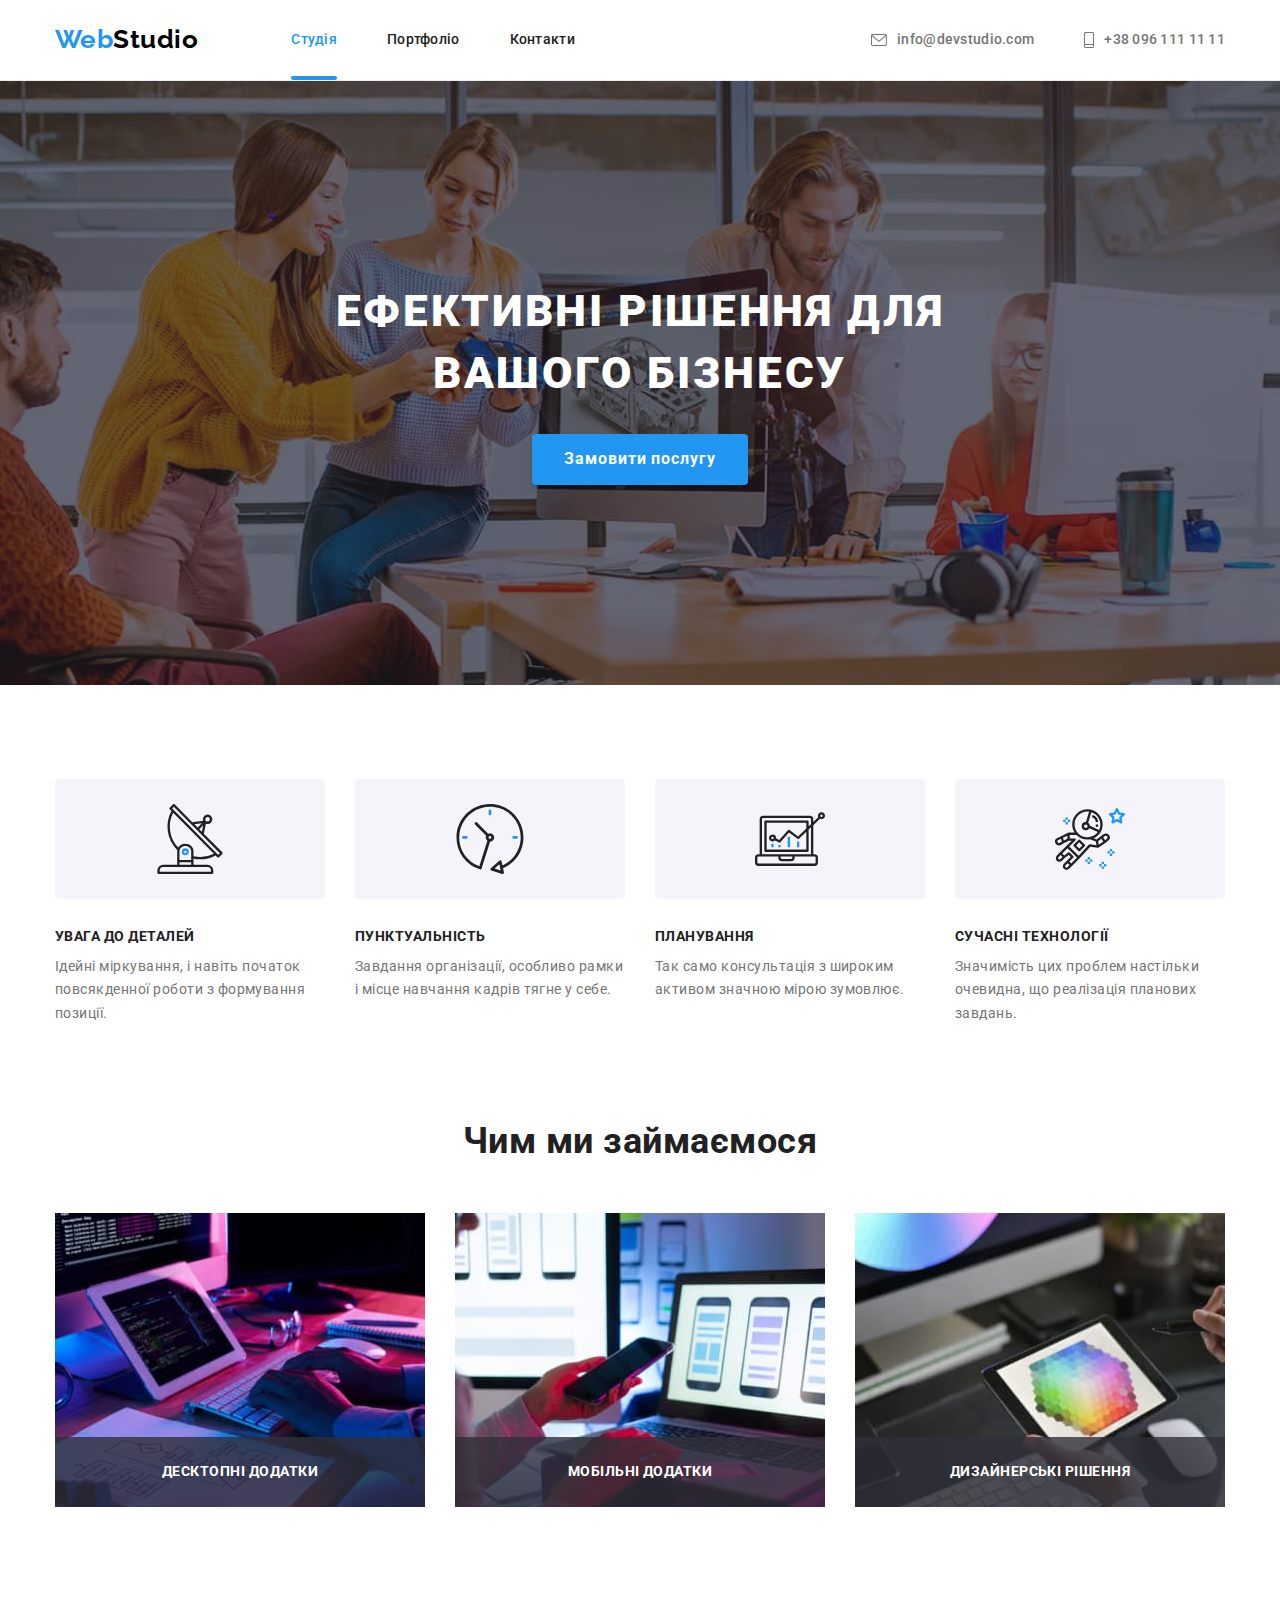
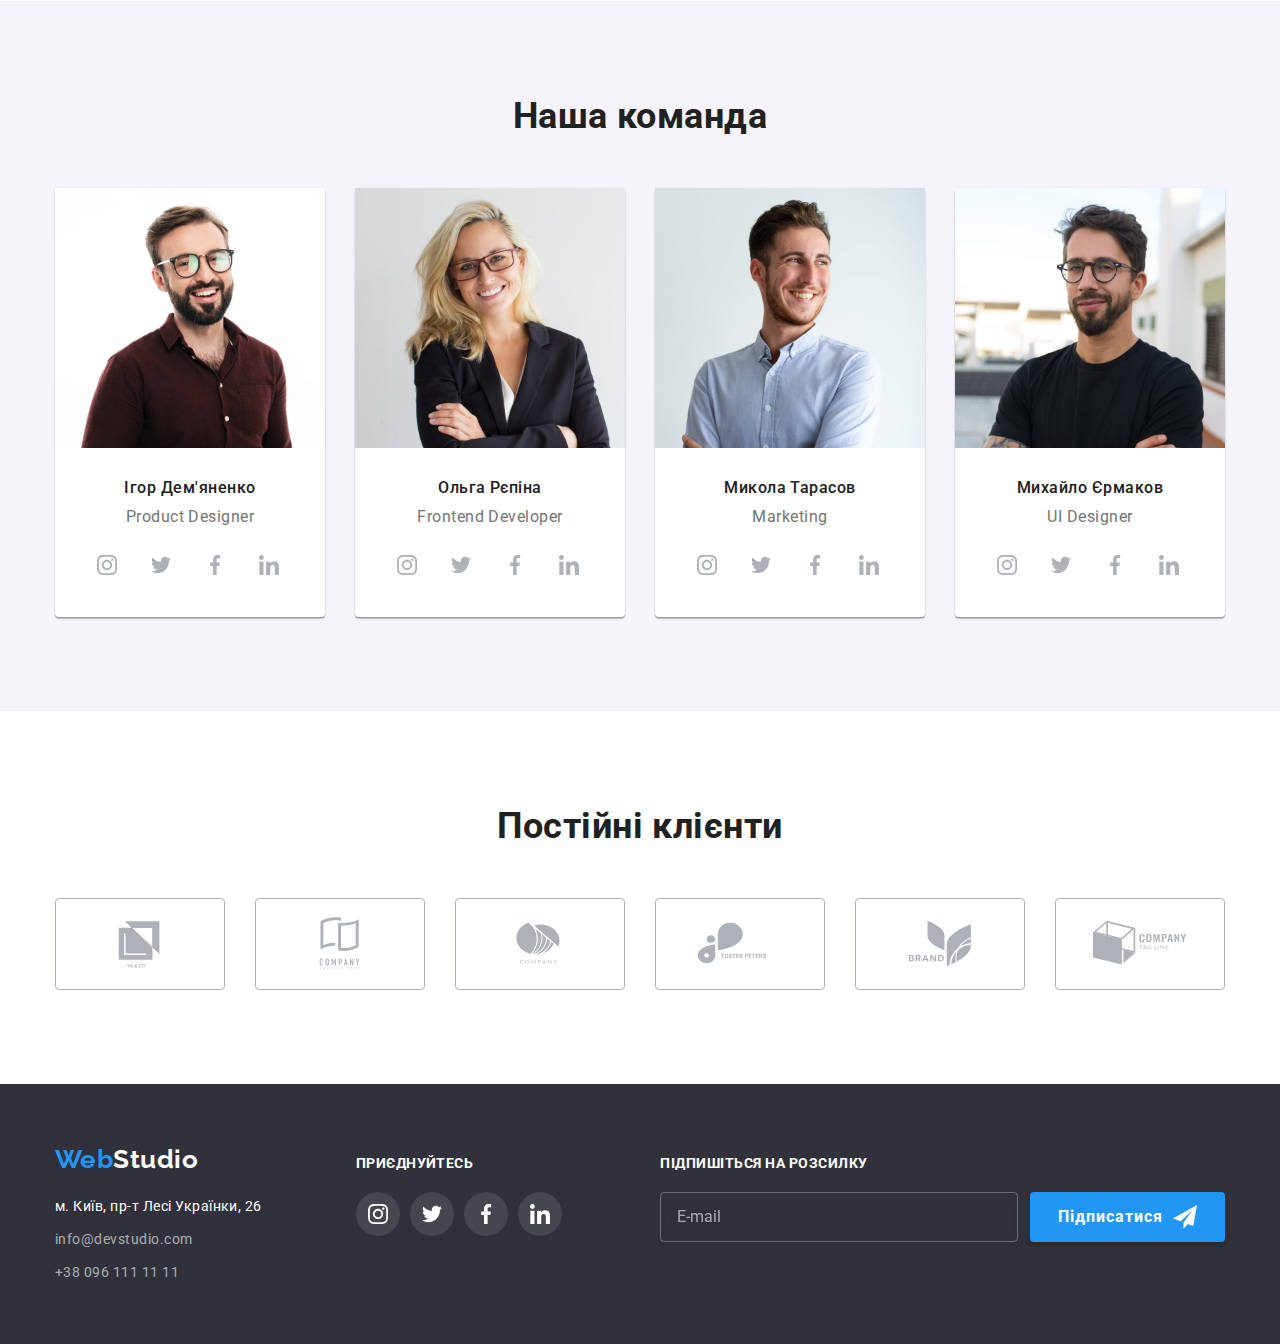
<file: index.html>
<!DOCTYPE html>
<html lang="uk">

<head>
    <meta charset="UTF-8">
    <meta http-equiv="X-UA-Compatible" content="IE=edge">
    <meta name="viewport" content="width=device-width, initial-scale=1.0">
    <title>WebStudio</title>
    <link rel="stylesheet"
        href="https://cdnjs.cloudflare.com/ajax/libs/modern-normalize/1.0.0/modern-normalize.min.css" />
    <link
        href="https://fonts.googleapis.com/css2?family=Raleway:wght@700&family=Roboto:wght@400;500;700;900&display=swap"
        rel="stylesheet">
    <link rel="stylesheet" href="./css/main.min.css">
</head>

<body class="body">
    <header class="header">
        <div class="conteiner header__conteiner">
            <nav class="header__nav">
                <a class="logo header__logo" href="./index.html"><span>Web</span>Studio</a>
                <ul class="nav">
                    <li class="nav__item"><a class="nav__link nav__link--current" href="./index.html">Студія</a></li>
                    <li class="nav__item"><a class="nav__link" href="./portfolio.html">Портфоліо</a></li>
                    <li class="nav__item"><a class="nav__link" href="#">Контакти</a></li>
                </ul>
            </nav>
            <ul class="contact">
                <li class="contact__item">
                    <a class="contact__link" href="mailto:info@devstudio.com">
                        <svg class="contact__icon" width="16" height="12">
                            <use href="./imeges/symbol-defs.svg#icon-envelope"></use>
                        </svg>
                        info@devstudio.com</a>
                </li>
                <li class="contact__item">
                    <a class="contact__link" href="tel:+380961111111">
                        <svg class="contact__icon" width="10" height="16">
                            <use href="./imeges/symbol-defs.svg#icon-mobile"></use>
                        </svg>
                        +38 096 111 11 11</a>
                </li>
            </ul>
        </div>
    </header>

    <main>
        <section class="hero">
            <div class="conteiner">
                <h1 class="hero__title">Ефективні рішення для<br>вашого бізнесу</h1>
                <button class="button hero__button" type="button" data-modal-open>Замовити послугу</button>
            </div>
        </section>
        <section class="section activities">
            <div class="conteiner">
                <ul class="activities__list ">
                    <li class="activities__item activities__icon-antenna">
                        <h3 class="activities__title">УВАГА ДО ДЕТАЛЕЙ</h3>
                        <p class="activities__text">
                            Ідейні міркування, і навіть початок повсякденної роботи з формування позиції.
                        </p>
                    </li>
                    <li class="activities__item activities__icon-clock">
                        <h3 class="activities__title">ПУНКТУАЛЬНІСТЬ</h3>
                        <p class="activities__text">
                            Завдання організації, особливо рамки і місце навчання кадрів тягне у себе.
                        </p>
                    </li>
                    <li class="activities__item activities__icon-diagram">
                        <h3 class="activities__title">ПЛАНУВАННЯ</h3>
                        <p class="activities__text">
                            Так само консультація з широким активом значною мірою зумовлює.
                        </p>
                    </li>
                    <li class="activities__item activities__icon-astronaut">
                        <h3 class="activities__title">СУЧАСНІ ТЕХНОЛОГІЇ</h3>
                        <p class="activities__text">
                            Значимість цих проблем настільки очевидна, що реалізація планових завдань.
                        </p>
                    </li>
                </ul>
            </div>
        </section>
        <section class="section employment">
            <div class="conteiner">
                <h2 class="employment__title">Чим ми займаємося</h2>
                <ul class="employment__list">
                    <li class="employment__item">
                            <img src="./imeges/img1.jpg" alt="Людина пише код" width="370"
                                height="294">
                            <p class="employment__text">
                                Десктопні додатки
                            </p>
                    </li>
                    <li class="employment__item">
                            <img src="./imeges/img2.jpg" alt="Людина пише код" width="370"
                                height="294">
                            <p class="employment__text">
                                Мобільні додатки
                            </p>
                    </li>
                    <li class="employment__item">
                            <img src="./imeges/img3.jpg" alt="Людина пише код" width="370"
                                height="294">
                            <p class="employment__text">
                                Дизайнерські рішення
                            </p>
                    </li>
                </ul>
            </div>
        </section>
        <section class="section team">
            <div class="conteiner">
                <h2 class="team__title">Наша команда</h2>
                <ul class="team__list">
                    <li class="team__item">
                        <img src="./imeges/img-man.jpg" alt="Портрет чоловіка" width="270"
                            height="260">
                        <div class="team__content">
                            <h3 class="team__staff-title">Ігор Дем'яненко</h3>
                            <p class="team__staff-text">Product Designer</p>
                            <div class="team__staff-networks">
                                <a class="social-networks__link team__networks-link " href="#">
                                    <svg class="team__networks-icon" width="20" height="20">
                                        <use href="./imeges/symbol-defs.svg#icon-instagram"></use>
                                    </svg>
                                </a>
                                <a class="social-networks__link team__networks-link " href="#">
                                    <svg class="team__networks-icon" width="20" height="20">
                                        <use href="./imeges/symbol-defs.svg#icon-twitter"></use>
                                    </svg>
                                </a>
                                <a class="social-networks__link team__networks-link " href="#">
                                    <svg class="team__networks-icon" width="20" height="20">
                                        <use href="./imeges/symbol-defs.svg#icon-facebook"></use>
                                    </svg>
                                </a>
                                <a class="social-networks__link team__networks-link " href="#">
                                    <svg class="team__networks-icon" width="20" height="20">
                                        <use href="./imeges/symbol-defs.svg#icon-linkedin"></use>
                                    </svg>
                                </a>
                            </div>
                        </div>
                    </li>
                    <li class="team__item">
                        <img src="./imeges/img-girl.jpg" alt="Портрет жінки" width="270"
                            height="260">
                        <div class="team__content">
                            <h3 class="team__staff-title">Ольга Рєпіна</h3>
                            <p class="team__staff-text">Frontend Developer</p>
                            <div class="team__staff-networks">
                                <a class="social-networks__link team__networks-link " href="#">
                                    <svg class="team__networks-icon" width="20" height="20">
                                        <use href="./imeges/symbol-defs.svg#icon-instagram"></use>
                                    </svg>
                                </a>
                                <a class="social-networks__link team__networks-link " href="#">
                                    <svg class="team__networks-icon" width="20" height="20">
                                        <use href="./imeges/symbol-defs.svg#icon-twitter"></use>
                                    </svg>
                                </a>
                                <a class="social-networks__link team__networks-link " href="#">
                                    <svg class="team__networks-icon" width="20" height="20">
                                        <use href="./imeges/symbol-defs.svg#icon-facebook"></use>
                                    </svg>
                                </a>
                                <a class="social-networks__link team__networks-link " href="#">
                                    <svg class="team__networks-icon" width="20" height="20">
                                        <use href="./imeges/symbol-defs.svg#icon-linkedin"></use>
                                    </svg>
                                </a>
                            </div>
                        </div>
                    </li>
                    <li class="team__item">
                        <img src="./imeges/img-man-three.jpg" alt="Портрет чоловіка" width="270"
                            height="260">
                        <div class="team__content">
                            <h3 class="team__staff-title">Микола Тарасов</h3>
                            <p class="team__staff-text">Marketing</p>
                            <div class="team__staff-networks">
                                <a class="social-networks__link team__networks-link" href="#">
                                    <svg class="team__networks-icon" width="20" height="20">
                                        <use href="./imeges/symbol-defs.svg#icon-instagram"></use>
                                    </svg>
                                </a>
                                <a class="social-networks__link team__networks-link " href="#">
                                    <svg class="team__networks-icon" width="20" height="20">
                                        <use href="./imeges/symbol-defs.svg#icon-twitter"></use>
                                    </svg>
                                </a>
                                <a class="social-networks__link team__networks-link " href="#">
                                    <svg class="team__networks-icon" width="20" height="20">
                                        <use href="./imeges/symbol-defs.svg#icon-facebook"></use>
                                    </svg>
                                </a>
                                <a class="social-networks__link team__networks-link " href="#">
                                    <svg class="team__networks-icon" width="20" height="20">
                                        <use href="./imeges/symbol-defs.svg#icon-linkedin"></use>
                                    </svg>
                                </a>
                            </div>
                        </div>
                    </li>
                    <li class="team__item">
                        <img src="./imeges/img-man-four.jpg" alt="Портрет чоловіка" width="270"
                            height="260">
                        <div class="team__content">
                            <h3 class="team__staff-title">Михайло Єрмаков</h3>
                            <p class="team__staff-text">UI Designer</p>
                            <div class="team__staff-networks">
                                <a class="social-networks__link team__networks-link" href="#">
                                    <svg class="team__networks-icon" width="20" height="20">
                                        <use href="./imeges/symbol-defs.svg#icon-instagram"></use>
                                    </svg>
                                </a>
                                <a class="social-networks__link team__networks-link" href="#">
                                    <svg class="team__networks-icon" width="20" height="20">
                                        <use href="./imeges/symbol-defs.svg#icon-twitter"></use>
                                    </svg>
                                </a>
                                <a class="social-networks__link team__networks-link" href="#">
                                    <svg class="team__networks-icon" width="20" height="20">
                                        <use href="./imeges/symbol-defs.svg#icon-facebook"></use>
                                    </svg>
                                </a>
                                <a class="social-networks__link team__networks-link" href="#">
                                    <svg class="team__networks-icon" width="20" height="20">
                                        <use href="./imeges/symbol-defs.svg#icon-linkedin"></use>
                                    </svg>
                                </a>
                            </div>
                        </div>
                    </li>
                </ul>
            </div>
        </section>
        <section class="section clients">
            <div class="conteiner">
                <h2 class="clients__title">Постійні клієнти</h2>
                <ul class="clients__list">
                    <li class="clients__item">
                        <a class="clients__link" href="#">
                            <svg class="clients__icon" width="106" height="60">
                                <use href="./imeges/symbol-defs.svg#icon-ya"></use>
                            </svg>
                        </a>
                    </li>
                    <li class="clients__item">
                        <a class="clients__link" href="#">
                            <svg class="clients__icon" width="106" height="60">
                                <use href="./imeges/symbol-defs.svg#icon-tagline"></use>
                            </svg>
                        </a>
                    </li>
                    <li class="clients__item">
                        <a class="clients__link" href="#">
                            <svg class="clients__icon" width="106" height="60">
                                <use href="./imeges/symbol-defs.svg#icon-company"></use>
                            </svg>
                        </a>
                    </li>
                    <li class="clients__item">
                        <a class="clients__link" href="#">
                            <svg class="clients__icon" width="106" height="60">
                                <use href="./imeges/symbol-defs.svg#icon-foster"></use>
                            </svg>
                        </a>
                    </li>
                    <li class="clients__item">
                        <a class="clients__link" href="#">
                            <svg class="clients__icon" width="106" height="60">
                                <use href="./imeges/symbol-defs.svg#icon-brand"></use>
                            </svg>
                        </a>
                    </li>
                    <li class="clients__item">
                        <a class="clients__link" href="#">
                            <svg class="clients__icon" width="106" height="60">
                                <use href="./imeges/symbol-defs.svg#icon-tag"></use>
                            </svg>
                        </a>
                    </li>
                </ul>
            </div>
        </section>
    </main>

    <footer class="footer">
        <div class="conteiner footer__conteiner">
            <div class="footer__information">
                <a class="logo footer__logo" href="./index.html"><span>Web</span>Studio</a>
                <address>
                    <ul class="footer__adress">
                        <li class="footer__adress-item"><a class="footer__adress-link footer__adress-link--white" href="https://goo.gl/maps/1oLWRUHU5ivogvR87" target="_blank"
                                rel="noopener noreferrer nofollow">м. Київ, пр-т Лесі Українки, 26</a></li>
                        <li class="footer__adress-item"><a class="footer__adress-link" href="mailto:info@devstudio.com">info@devstudio.com</a></li>
                        <li class="footer__adress-item"><a class="footer__adress-link" href="tel:+380961111111">+38 096 111 11 11</a></li>
                    </ul>
                </address>
            </div>
            <div class="footer__social-networks">
                <p class="footer__networks-title">приєднуйтесь</p>
                <div class="footer__networks-list">
                    <a class="social-networks__link footer__networks-link" href="#">
                        <svg class="footer__networks-icon" width="20" height="20">
                            <use href="./imeges/symbol-defs.svg#icon-instagram"></use>
                        </svg>
                    </a>
                    <a class="social-networks__link footer__networks-link" href="#">
                        <svg class="footer__networks-icon" width="20" height="20">
                            <use href="./imeges/symbol-defs.svg#icon-twitter"></use>
                        </svg>
                    </a>
                    <a class="social-networks__link footer__networks-link" href="#">
                        <svg class="footer__networks-icon" width="20" height="20">
                            <use href="./imeges/symbol-defs.svg#icon-facebook"></use>
                        </svg>
                    </a>
                    <a class="social-networks__link footer__networks-link" href="#">
                        <svg class="footer__networks-icon" width="20" height="20">
                            <use href="./imeges/symbol-defs.svg#icon-linkedin"></use>
                        </svg>
                    </a>
                </div>
            </div>
            <div class="mailing">
                <p class="mailing__title">Підпишіться на розсилку</p>
                <form class="mailing__form" autocomplete="on" novalidate>
                    <label for="mailing__email"></label>
                    <input class="mailing__field" id="mailing-email" type="email" name="mailing-email"
                        placeholder="E-mail">
                    <button class="mailing__button-submit button" type="submit">Підписатися
                        <svg class="mailing__icon-button" width="24" height="24">
                            <use href="./imeges/symbol-defs.svg#icon-plane"></use>
                        </svg>
                    </button>
                </form>
            </div>
        </div>
    </footer>

    <div class="backdrop is-hidden" data-modal>
        <div class="modal">
            <button class="close-button" type="button" data-modal-close>
                <svg class="close-button__icon" width="18" height="18">
                    <use href="./imeges/symbol-defs.svg#icon-close-black"></use>
                </svg>
            </button>
            <h2 class="modal__title">Залиште свої дані, ми вам передзвонимо</h2>
            <form name="contact-form" autocomplete="on">
                <div class="form-field">
                    <label class="form-field__label" for="user-name">Ім'я</label>
                    <div class="form-field__control">
                        <input class="form-field__input" id="user-name" type="text" name="user-name" required>
                        <svg class="form-field__icon" width="12" height="12">
                            <use href="./imeges/symbol-defs.svg#icon-user"></use>
                        </svg>
                    </div>
                </div>
                <div class="form-field">
                    <label class="form-field__label" for="user-phone">Телефон</label>
                    <div class="form-field__control">
                        <input class="form-field__input" id="user-phone" type="tel" name="user-phone" required>
                        <svg class="form-field__icon" width="13" height="13">
                            <use href="./imeges/symbol-defs.svg#icon-phone"></use>
                        </svg>
                    </div>
                </div>
                <div class="form-field">
                    <label class="form-field__label" for="user-email">Пошта</label>
                    <div class="form-field__control">
                        <input class="form-field__input" id="user-email" type="email" name="user-email" required>
                        <svg class="form-field__icon" width="15" height="12">
                            <use href="./imeges/symbol-defs.svg#icon-email"></use>
                        </svg>
                    </div>
                </div>
    
                <label class="form-field__label" for="user-coment">Коментар</label>
                <textarea class="form-field__textarea" name="user-coment" id="user-coment"
                    placeholder="Введіть текст"></textarea>
    
                <div class="form-field__checkbox">
                    <input class="form-field__input-checkbox" id="terms-checkbox" type="checkbox" name="terms-checkbox">
                    <svg class="form-field__icon-checkbox" width="16" height="15">
                        <use href="./imeges/symbol-defs.svg#icon-check"></use>
                    </svg>
                    <label class="form-field__label-checkbox" for="terms-checkbox">Погоджуюся з розсилкою та приймаю &nbsp; <a class="link"
                            href="#">Умови договору</a></label>
                </div>
    
                <div class="form-button">
                    <button class="button form-button__submit" type="submit">Відправити</button>
                </div>
            </form>
        </div>
    </div>
    <script src="./js/modal.js"></script>
</body>

</html>
</file>
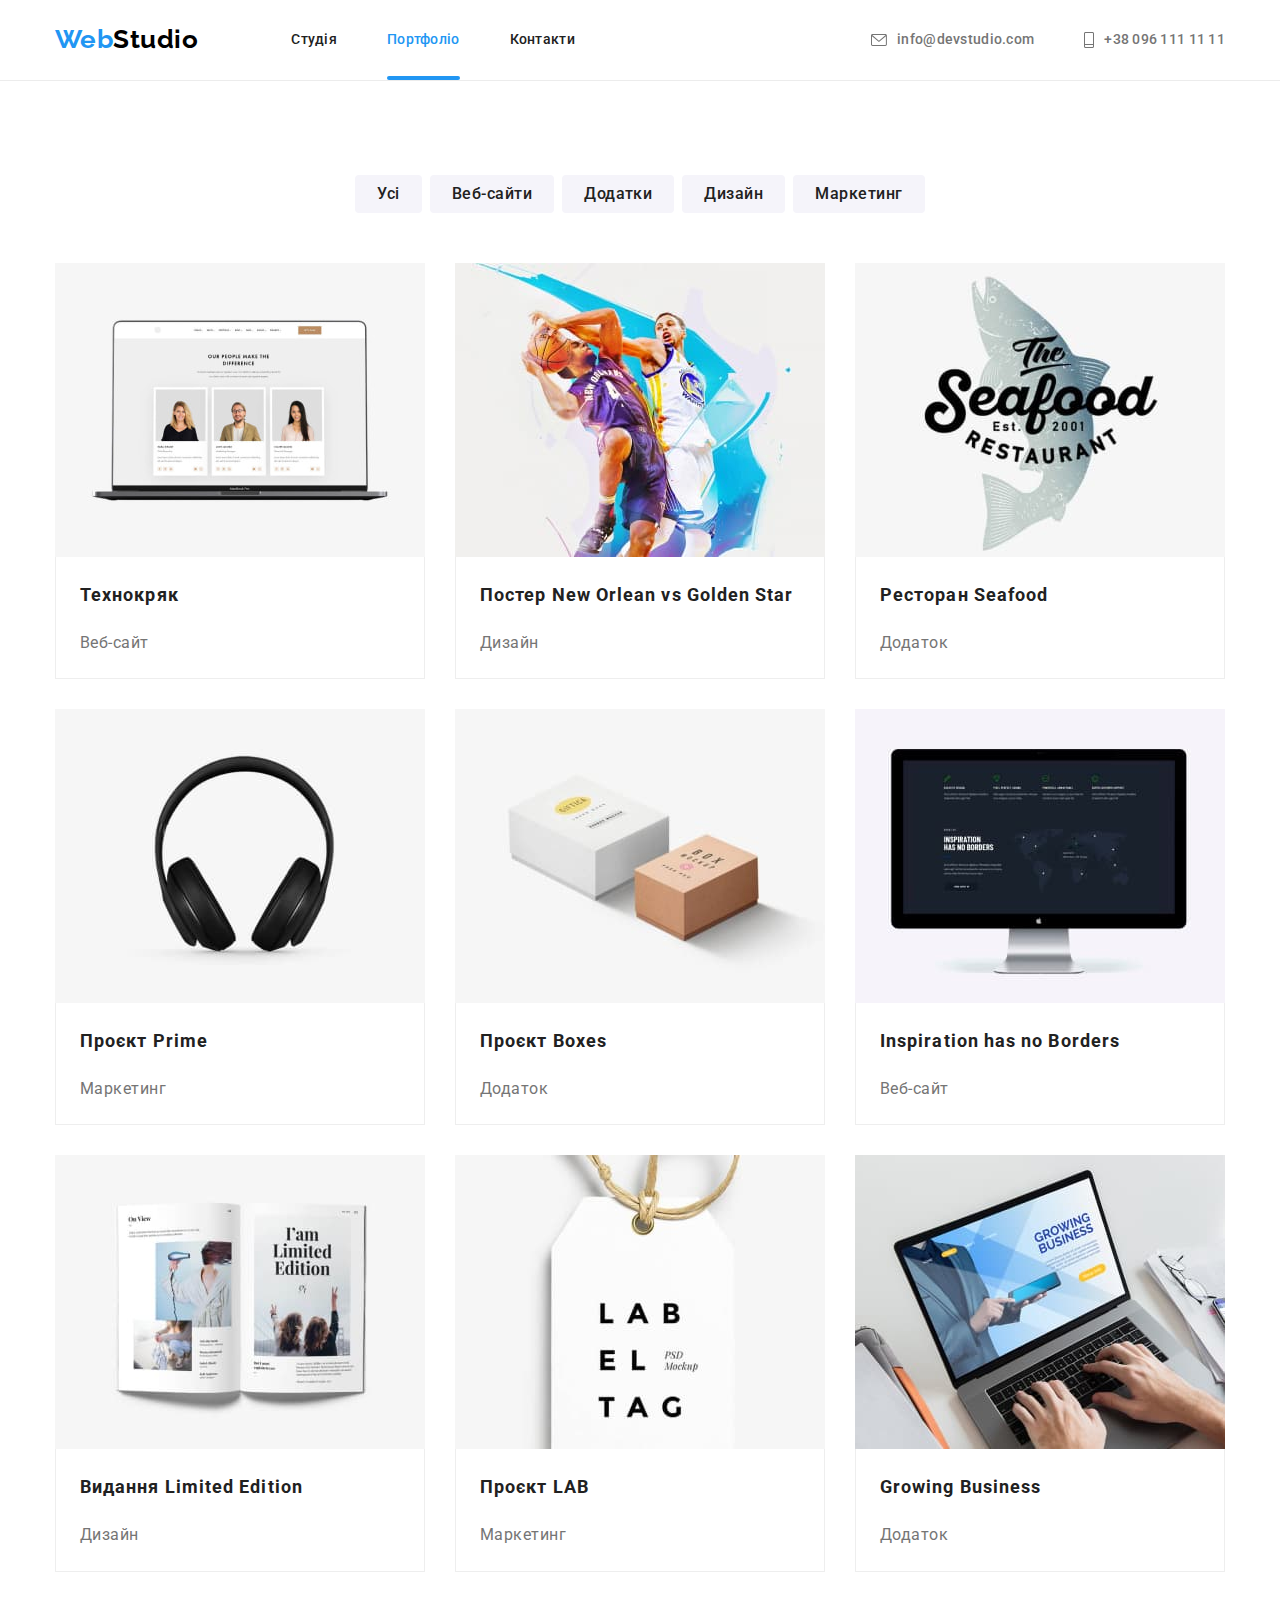
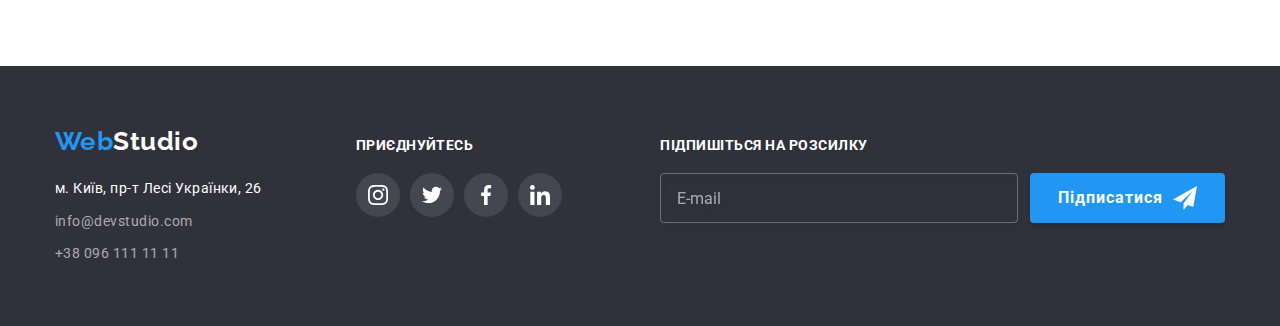
<file: portfolio.html>
<!DOCTYPE html>
<html lang="uk">

<head>
    <meta charset="UTF-8">
    <meta http-equiv="X-UA-Compatible" content="IE=edge">
    <meta name="viewport" content="width=device-width, initial-scale=1.0">
    <title>WebStudio</title>
    <link rel="stylesheet" href="https://cdnjs.cloudflare.com/ajax/libs/modern-normalize/1.0.0/modern-normalize.min.css" />
    <link href="https://fonts.googleapis.com/css2?family=Raleway:wght@700&family=Roboto:wght@400;500;700;900&display=swap"
        rel="stylesheet">
    <link rel="stylesheet" href="./css/main.min.css">
</head>

<body class="body">
    <header class="header">
        <div class="conteiner header__conteiner">
            <nav class="header__nav">
                <a class="logo header__logo" href="./index.html"><span>Web</span>Studio</a>
                <ul class="nav">
                    <li class="nav__item"><a class="nav__link" href="./index.html">Студія</a></li>
                    <li class="nav__item"><a class="nav__link nav__link--current" href="./portfolio.html">Портфоліо</a></li>
                    <li class="nav__item"><a class="nav__link" href="#">Контакти</a></li>
                </ul>
            </nav>
            <ul class="contact">
                <li class="contact__item">
                    <a class="contact__link" href="mailto:info@devstudio.com">
                        <svg class="contact__icon" width="16" height="12">
                            <use href="./imeges/symbol-defs.svg#icon-envelope"></use>
                        </svg>
                        info@devstudio.com</a>
                </li>
                <li class="contact__item">
                    <a class="contact__link" href="tel:+380961111111">
                        <svg class="contact__icon" width="10" height="16">
                            <use href="./imeges/symbol-defs.svg#icon-mobile"></use>
                        </svg>
                        +38 096 111 11 11</a>
                </li>
            </ul>
        </div>
    </header>



    <main>
        <section class="section ">
            <div class="conteiner">
                <ul class="filtr">
                    <li class="filtr__item"><button class="filtr__button" type="button">Усі</button></li>
                    <li class="filtr__item"><button class="filtr__button" type="button">Веб-сайти</button></li>
                    <li class="filtr__item"><button class="filtr__button" type="button">Додатки</button></li>
                    <li class="filtr__item"><button class="filtr__button" type="button">Дизайн</button></li>
                    <li class="filtr__item"><button class="filtr__button" type="button">Маркетинг</button></li>
                </ul>
                <ul class="card">
                    <li class="card__item">
                            <a class="card__link " href="#"> 
                                <div class="card__thumb">
                                    <img src="./imeges/laptop.jpg" alt="Ноутбук з відкритою сторінкою веб-сайту" width="370" height="294">
                                    <div class="card__overlay">
                                        <p class="card__overlay-text">
                                            Ресурс пропонує комплексні пропозиції з різним рівнем функціоналу та сервісів. Все це дозволить відвідувачу отримати
                                            вичерпні відомості про компанію чи приватну особу.
                                        </p>
                                    </div>
                                </div>
                                <div class="card__content">
                                    <h2 class="card__title">Технокряк</h2>
                                    <p class="card__text">Веб-сайт</p>
                                </div>
                            </a>
                    </li>
                    <li class="card__item">
                        <a class="card__link " href="#">
                            <div class="card__thumb">
                                <img src="./imeges/basketball.jpg" alt="Гра двух чоловіків у баскетбол" width="370" height="294">
                                <div class="card__overlay">
                                    <p class="card__overlay-text">
                                        Ресурс пропонує комплексні пропозиції з різним рівнем функціоналу та сервісів. Все це дозволить відвідувачу
                                        отримати
                                        вичерпні відомості про компанію чи приватну особу.
                                    </p>
                                </div>
                            </div>
                            <div class="card__content">
                                <h2 class="card__title">Постер New Orlean vs Golden Star</h2>
                                <p class="card__text">Дизайн</p>
                            </div>
                        </a>
                    </li>
                    <li class="card__item">
                        <a class="card__link " href="#">
                            <div class="card__thumb">
                                <img src="./imeges/restaurant.jpg" alt="Логотип ресторану морепродуктів" width="370" height="294">
                                <div class="card__overlay">
                                    <p class="card__overlay-text">
                                        Ресурс пропонує комплексні пропозиції з різним рівнем функціоналу та сервісів. Все це дозволить відвідувачу
                                        отримати
                                        вичерпні відомості про компанію чи приватну особу.
                                    </p>
                                </div>
                            </div>
                            <div class="card__content">
                                <h2 class="card__title">Ресторан Seafood</h2>
                                <p class="card__text">Додаток</p>
                            </div>
                        </a>
                    </li>
                    <li class="card__item">
                        <a class="card__link " href="#">
                            <div class="card__thumb">
                                <img src="./imeges/headphones.jpg" alt="Навушники" width="370" height="294">
                                <div class="card__overlay">
                                    <p class="card__overlay-text">
                                        Ресурс пропонує комплексні пропозиції з різним рівнем функціоналу та сервісів. Все це дозволить відвідувачу
                                        отримати
                                        вичерпні відомості про компанію чи приватну особу.
                                    </p>
                                </div>
                            </div>
                            <div class="card__content">
                                <h2 class="card__title">Проєкт Prime</h2>
                                <p class="card__text">Маркетинг</p>
                            </div>
                        </a>
                    </li>
                    <li class="card__item">
                        <a class="card__link " href="#">
                            <div class="card__thumb">
                                <img src="./imeges/box.jpg" alt="Дві картонові коробки" width="370" height="294">
                                <div class="card__overlay">
                                    <p class="card__overlay-text">
                                        Ресурс пропонує комплексні пропозиції з різним рівнем функціоналу та сервісів. Все це дозволить відвідувачу
                                        отримати
                                        вичерпні відомості про компанію чи приватну особу.
                                    </p>
                                </div>
                            </div>
                            <div class="card__content">
                                <h2 class="card__title">Проєкт Boxes</h2>
                                <p class="card__text">Додаток</p>
                            </div>
                        </a>
                    </li>
                    <li class="card__item">
                        <a class="card__link " href="#">
                            <div class="card__thumb">
                                <img src="./imeges/monitor.jpg" alt="Монітор" width="370" height="294">
                                <div class="card__overlay">
                                    <p class="card__overlay-text">
                                        Ресурс пропонує комплексні пропозиції з різним рівнем функціоналу та сервісів. Все це дозволить відвідувачу
                                        отримати
                                        вичерпні відомості про компанію чи приватну особу.
                                    </p>
                                </div>
                            </div>
                            <div class="card__content">
                                <h2 class="card__title">Inspiration has no Borders</h2>
                                <p class="card__text">Веб-сайт</p>
                            </div>
                        </a>
                    </li>
                    <li class="card__item">
                        <a class="card__link " href="#">
                            <div class="card__thumb">
                                <img src="./imeges/book.jpg" alt="Відкрита книга" width="370" height="294">
                                <div class="card__overlay">
                                    <p class="card__overlay-text">
                                        Ресурс пропонує комплексні пропозиції з різним рівнем функціоналу та сервісів. Все це дозволить відвідувачу
                                        отримати
                                        вичерпні відомості про компанію чи приватну особу.
                                    </p>
                                </div>
                            </div>
                            <div class="card__content">
                                <h2 class="card__title">Видання Limited Edition</h2>
                                <p class="card__text">Дизайн</p>
                            </div>
                        </a>
                    </li>
                    <li class="card__item">
                        <a class="card__link " href="#">
                            <div class="card__thumb">
                                <img src="./imeges/tag.jpg" alt="Етикетка" width="370" height="294">
                                <div class="card__overlay">
                                    <p class="card__overlay-text">
                                        Ресурс пропонує комплексні пропозиції з різним рівнем функціоналу та сервісів. Все це дозволить відвідувачу
                                        отримати
                                        вичерпні відомості про компанію чи приватну особу.
                                    </p>
                                </div>
                            </div>
                            <div class="card__content">
                                <h2 class="card__title">Проєкт LAB</h2>
                                <p class="card__text">Маркетинг</p>
                            </div>
                        </a>
                    </li>
                    <li class="card__item">
                    <a class="card__link " href="#">
                        <div class="card__thumb">
                            <img src="./imeges/laptop-two.jpg" alt="Чоловік пише щось в ноутбуці" width="370" height="294">
                            <div class="card__overlay">
                                <p class="card__overlay-text">
                                    Ресурс пропонує комплексні пропозиції з різним рівнем функціоналу та сервісів. Все це дозволить відвідувачу
                                    отримати
                                    вичерпні відомості про компанію чи приватну особу.
                                </p>
                            </div>
                        </div>
                        <div class="card__content">
                            <h2 class="card__title">Growing Business</h2>
                            <p class="card__text">Додаток</p>
                        </div>
                    </a>
                    </li>
                </ul>
            </div>
        </section>
    </main>



    <footer class="footer">
        <div class="conteiner footer__conteiner">
            <div class="footer__information">
                <a class="logo footer__logo" href="./index.html"><span>Web</span>Studio</a>
                <address>
                    <ul class="footer__adress">
                        <li class="footer__adress-item"><a class="footer__adress-link footer__adress-link--white"
                                href="https://goo.gl/maps/1oLWRUHU5ivogvR87" target="_blank"
                                rel="noopener noreferrer nofollow">м. Київ, пр-т Лесі Українки, 26</a></li>
                        <li class="footer__adress-item"><a class="footer__adress-link"
                                href="mailto:info@devstudio.com">info@devstudio.com</a></li>
                        <li class="footer__adress-item"><a class="footer__adress-link" href="tel:+380961111111">+38 096 111
                                11 11</a></li>
                    </ul>
                </address>
            </div>
            <div class="footer__social-networks">
                <p class="footer__networks-title">приєднуйтесь</p>
                <div class="footer__networks-list">
                    <a class="social-networks__link footer__networks-link" href="#">
                        <svg class="footer__networks-icon" width="20" height="20">
                            <use href="./imeges/symbol-defs.svg#icon-instagram"></use>
                        </svg>
                    </a>
                    <a class="social-networks__link footer__networks-link" href="#">
                        <svg class="footer__networks-icon" width="20" height="20">
                            <use href="./imeges/symbol-defs.svg#icon-twitter"></use>
                        </svg>
                    </a>
                    <a class="social-networks__link footer__networks-link" href="#">
                        <svg class="footer__networks-icon" width="20" height="20">
                            <use href="./imeges/symbol-defs.svg#icon-facebook"></use>
                        </svg>
                    </a>
                    <a class="social-networks__link footer__networks-link" href="#">
                        <svg class="footer__networks-icon" width="20" height="20">
                            <use href="./imeges/symbol-defs.svg#icon-linkedin"></use>
                        </svg>
                    </a>
                </div>
            </div>
            <div class="mailing">
                <p class="mailing__title">Підпишіться на розсилку</p>
                <form class="mailing__form" autocomplete="on" novalidate>
                    <label for="mailing__email"></label>
                    <input class="mailing__field" id="mailing-email" type="email" name="mailing-email" placeholder="E-mail">
                    <button class="mailing__button-submit button" type="submit">Підписатися
                        <svg class="mailing__icon-button" width="24" height="24">
                            <use href="./imeges/symbol-defs.svg#icon-plane"></use>
                        </svg>
                    </button>
                </form>
            </div>
        </div>
    </footer>
</body>

</html>
</file>
<file: css/main.min.css>
*,*::before,*::after{-webkit-box-sizing:border-box;box-sizing:border-box}:root{--accent-color: #2196f3;--primary-text-color: #757575;--secondary-text-color: #212121;--primary-background-color: #ffffff;--secondary-background-color: hsl(235, 10%, 21%);--third-background-color: #f5f4fa;--white-text: #ffffff;--black: #000000;--button-color-active: #188ce8;--color-for-adress: rgb(100%, 100%, 100%, 60%);--color-border: #ececec;--color-secondary-border: #eeeeee;--card-set-gap: 30px;--hero-back: rgba(47, 48, 58, 0.4);--color-icons: #afb1b8}.body{font-family:Roboto,sans-serif;letter-spacing:.03em;color:var(--primary-text-color)}img{display:block;max-width:100%;height:auto}ul{margin:0;padding:0;list-style-type:none}h1,h2,h3,h4,h5,h6,p{margin-top:0}.contact{display:-webkit-box;display:-ms-flexbox;display:flex;margin-left:auto}.contact__item+.contact__item{margin-left:50px}.contact__link{-webkit-transition:color 250ms cubic-bezier(0.4, 0, 0.2, 1);transition:color 250ms cubic-bezier(0.4, 0, 0.2, 1);display:-webkit-box;display:-ms-flexbox;display:flex;-webkit-box-align:center;-ms-flex-align:center;align-items:center;padding-top:32px;padding-bottom:32px;color:var(--primary-text-color);font-weight:500;font-size:14px;line-height:1.14;letter-spacing:.02em}.contact__icon{margin-right:10px;fill:currentColor}.contact__link:hover,.contact__link:focus{color:var(--accent-color)}.conteiner{width:1200px;padding:0 15px;margin:0 auto}.footer{background-color:var(--secondary-background-color);padding-top:60px;padding-bottom:60px}.footer__conteiner{display:-webkit-box;display:-ms-flexbox;display:flex;-webkit-box-align:baseline;-ms-flex-align:baseline;align-items:baseline}.footer__information{width:231px}.footer__logo{display:block;margin-bottom:20px;color:var(--white-text)}.footer__adress-link{display:block;-webkit-transition:color 250ms cubic-bezier(0.4, 0, 0.2, 1);transition:color 250ms cubic-bezier(0.4, 0, 0.2, 1);color:var(--color-for-adress);font-size:14px;line-height:1.7;font-style:normal}.footer__adress-link:hover,.footer__adress-link:focus{color:var(--accent-color)}.footer__adress-item+.footer__adress-item{margin-top:9px}.footer__adress-link--white{color:var(--white-text)}.footer__social-networks{margin-left:70px}.footer__networks-title{margin-bottom:20px;text-decoration:none;font-family:"Roboto";font-style:normal;font-weight:700;font-size:14px;line-height:1.14;letter-spacing:.03em;text-transform:uppercase;color:#fff}.footer__networks-list{display:-webkit-box;display:-ms-flexbox;display:flex}.footer__networks-link+.footer__networks-link{margin-left:10px}.footer__networks-link{-webkit-transition:background-color 250ms cubic-bezier(0.4, 0, 0.2, 1);transition:background-color 250ms cubic-bezier(0.4, 0, 0.2, 1);background-color:rgba(255,255,255,.1)}.footer__networks-link:hover,.footer__networks-link:focus{background-color:var(--accent-color)}.footer__networks-icon{fill:#fff}.footer a{text-decoration:none}.header{background-color:var(--primary-background-color);border-bottom:solid 1px var(--color-border)}.header__nav{display:-webkit-box;display:-ms-flexbox;display:flex;-webkit-box-align:center;-ms-flex-align:center;align-items:center}.header__logo{margin-right:93px;color:var(--black)}.header__conteiner{display:-webkit-box;display:-ms-flexbox;display:flex}.header a{text-decoration:none}.nav{display:-webkit-box;display:-ms-flexbox;display:flex}.nav__item+.nav__item{margin-left:50px}.nav__item{position:relative}.nav__link--current::after{content:" ";position:absolute;bottom:0;left:0;height:4px;width:100%;background-color:var(--accent-color);border-radius:2px}.nav__link:hover,.nav__link:focus{color:var(--accent-color)}.nav__link{-webkit-transition:color 250ms cubic-bezier(0.4, 0, 0.2, 1);transition:color 250ms cubic-bezier(0.4, 0, 0.2, 1);display:block;padding-top:32px;padding-bottom:32px;color:var(--secondary-text-color);font-weight:500;font-size:14px;line-height:1.14;letter-spacing:.02em}.nav__link--current{color:var(--accent-color)}.section{padding-top:94px;padding-bottom:94px;background-color:var(--primary-background-color)}.activities__list{display:-webkit-box;display:-ms-flexbox;display:flex}.activities__title{margin-bottom:10px;color:var(--secondary-text-color);font-size:14px;line-height:1.14;text-transform:uppercase}.activities__text{margin-bottom:0;color:var(--primary-text-color);font-size:14px;line-height:1.7}.activities__item{-ms-flex-preferred-size:25%;flex-basis:25%}.activities__item+.activities__item{margin-left:30px}.activities__item::before{display:block;content:"";height:120px;background-color:var(--third-background-color);background-repeat:no-repeat;background-position:center;margin-bottom:30px;border-radius:4px}.activities__icon-antenna::before{background-image:url(../imeges/antenna.svg)}.activities__icon-clock::before{background-image:url(../imeges/clock.svg)}.activities__icon-diagram::before{background-image:url(../imeges/diagram.svg)}.activities__icon-astronaut::before{background-image:url(../imeges/astronaut.svg)}.backdrop{position:fixed;top:0;left:0;width:100%;height:100%;background-color:rgba(0,0,0,.2);-webkit-transition:opacity 250ms cubic-bezier(0.4, 0, 0.2, 1),visibility 250ms cubic-bezier(0.4, 0, 0.2, 1);transition:opacity 250ms cubic-bezier(0.4, 0, 0.2, 1),visibility 250ms cubic-bezier(0.4, 0, 0.2, 1)}.button{border:none;border-radius:4px;-webkit-box-shadow:0px 4px 4px rgba(0,0,0,.15);box-shadow:0px 4px 4px rgba(0,0,0,.15);-webkit-transition:background-color 250ms cubic-bezier(0.4, 0, 0.2, 1);transition:background-color 250ms cubic-bezier(0.4, 0, 0.2, 1);background-color:var(--accent-color);color:var(--white-text);font-family:inherit;font-weight:700;font-size:16px;line-height:1.9;letter-spacing:.06em}.button:hover,.button:focus{background-color:var(--button-color-active);cursor:pointer}.close-button{display:-webkit-box;display:-ms-flexbox;display:flex;-webkit-box-align:center;-ms-flex-align:center;align-items:center;-webkit-box-pack:center;-ms-flex-pack:center;justify-content:center;position:absolute;top:8px;right:8px;width:32px;height:30px;border:1px solid rgba(0,0,0,.1);border-radius:50%;-webkit-transition:fill 250ms cubic-bezier(0.4, 0, 0.2, 1);transition:fill 250ms cubic-bezier(0.4, 0, 0.2, 1);background-color:rgba(0,0,0,0)}.close-button:hover,.close-button:focus{fill:var(--accent-color);cursor:pointer}.form-button{display:-webkit-box;display:-ms-flexbox;display:flex;-webkit-box-pack:center;-ms-flex-pack:center;justify-content:center}.form-button__submit{padding:10px 52px}.card{display:-webkit-box;display:-ms-flexbox;display:flex;-ms-flex-wrap:wrap;flex-wrap:wrap;margin-left:calc(-1*var(--card-set-gap));margin-top:calc(-1*var(--card-set-gap))}.card__item{-ms-flex-preferred-size:calc(33.3333333333% - var(--card-set-gap));flex-basis:calc(33.3333333333% - var(--card-set-gap));margin-left:var(--card-set-gap);margin-top:var(--card-set-gap)}.card__link{-webkit-transition:-webkit-box-shadow 250ms cubic-bezier(0.4, 0, 0.2, 1);transition:-webkit-box-shadow 250ms cubic-bezier(0.4, 0, 0.2, 1);transition:box-shadow 250ms cubic-bezier(0.4, 0, 0.2, 1);transition:box-shadow 250ms cubic-bezier(0.4, 0, 0.2, 1), -webkit-box-shadow 250ms cubic-bezier(0.4, 0, 0.2, 1)}.card__item:hover,.card__item:focus{-webkit-box-shadow:0px 1px 1px rgba(0,0,0,.12),0px 4px 4px rgba(0,0,0,.06),1px 4px 6px rgba(0,0,0,.16);box-shadow:0px 1px 1px rgba(0,0,0,.12),0px 4px 4px rgba(0,0,0,.06),1px 4px 6px rgba(0,0,0,.16)}.card__link{text-decoration:none}.card__thumb{position:relative;overflow:hidden}.card__overlay{top:0;left:0;width:100%;height:100%;opacity:90%;-webkit-transform:translateY(101%);transform:translateY(101%);position:absolute;color:#fff;background-color:var(--accent-color);padding:63px 24px;-webkit-transition:-webkit-transform 250ms cubic-bezier(0.4, 0, 0.2, 1);transition:-webkit-transform 250ms cubic-bezier(0.4, 0, 0.2, 1);transition:transform 250ms cubic-bezier(0.4, 0, 0.2, 1);transition:transform 250ms cubic-bezier(0.4, 0, 0.2, 1), -webkit-transform 250ms cubic-bezier(0.4, 0, 0.2, 1)}.card__overlay-text{margin-bottom:0;font-size:18px;line-height:1.5}.card__link:hover .card__overlay{-webkit-transform:translateY(0);transform:translateY(0)}.card__content{padding:20px 24px;border-left:1px solid var(--color-secondary-border);border-bottom:1px solid var(--color-secondary-border);border-right:1px solid var(--color-secondary-border)}.card__title{color:var(--secondary-text-color);font-weight:700;font-size:18px;line-height:2;letter-spacing:.06em}.card__text{margin-bottom:0;color:var(--primary-text-color);font-size:16px;line-height:1.9}.clients__title{margin-bottom:50px;color:var(--secondary-text-color);font-size:36px;line-height:1.2;text-align:center}.clients__list{display:-webkit-box;display:-ms-flexbox;display:flex;-webkit-box-pack:center;-ms-flex-pack:center;justify-content:center}.clients__link{-webkit-transition:color 250ms cubic-bezier(0.4, 0, 0.2, 1),fill 250ms cubic-bezier(0.4, 0, 0.2, 1),border-color 250ms cubic-bezier(0.4, 0, 0.2, 1);transition:color 250ms cubic-bezier(0.4, 0, 0.2, 1),fill 250ms cubic-bezier(0.4, 0, 0.2, 1),border-color 250ms cubic-bezier(0.4, 0, 0.2, 1);width:170px;height:92px;color:var(--color-icons);fill:currentColor;border:1px solid var(--color-icons);border-radius:4px;display:-webkit-box;display:-ms-flexbox;display:flex;-webkit-box-align:center;-ms-flex-align:center;align-items:center;-webkit-box-pack:center;-ms-flex-pack:center;justify-content:center}.clients__item+.clients__item{margin-left:30px}.clients__link:hover,.clients__link:focus{color:var(--accent-color);border-color:var(--accent-color);fill:currentColor}.employment{padding-top:0}.employment__title{margin-bottom:50px;color:var(--secondary-text-color);font-size:36px;line-height:1.2;text-align:center}.employment__list{display:-webkit-box;display:-ms-flexbox;display:flex}.employment__item+.employment__item{margin-left:30px}.employment__item{position:relative}.employment__text{margin-bottom:0;position:absolute;left:0;bottom:0;color:var(--white-text);background-color:rgba(47,48,58,.8);padding:27px 0;width:100%;font-weight:700;font-size:14px;line-height:1.14;text-align:center;text-transform:uppercase}.filtr{display:-webkit-box;display:-ms-flexbox;display:flex;-webkit-box-pack:center;-ms-flex-pack:center;justify-content:center;margin-bottom:50px}.filtr__item+.filtr__item{margin-left:8px}.filtr__button{border:none;border-radius:4px;padding:6px 22px;-webkit-transition:color 250ms cubic-bezier(0.4, 0, 0.2, 1),background-color 250ms cubic-bezier(0.4, 0, 0.2, 1),-webkit-box-shadow 250ms cubic-bezier(0.4, 0, 0.2, 1);transition:color 250ms cubic-bezier(0.4, 0, 0.2, 1),background-color 250ms cubic-bezier(0.4, 0, 0.2, 1),-webkit-box-shadow 250ms cubic-bezier(0.4, 0, 0.2, 1);transition:color 250ms cubic-bezier(0.4, 0, 0.2, 1),background-color 250ms cubic-bezier(0.4, 0, 0.2, 1),box-shadow 250ms cubic-bezier(0.4, 0, 0.2, 1);transition:color 250ms cubic-bezier(0.4, 0, 0.2, 1),background-color 250ms cubic-bezier(0.4, 0, 0.2, 1),box-shadow 250ms cubic-bezier(0.4, 0, 0.2, 1),-webkit-box-shadow 250ms cubic-bezier(0.4, 0, 0.2, 1);color:var(--secondary-text-color);background-color:var(--third-background-color);font-weight:500;font-size:16px;line-height:1.6;font-family:inherit;letter-spacing:.03em}.filtr__button:hover,.filtr__button:focus{color:var(--white-text);background-color:var(--accent-color);cursor:pointer;-webkit-box-shadow:0px 3px 1px rgba(0,0,0,.1),0px 1px 2px rgba(0,0,0,.08),0px 2px 2px rgba(0,0,0,.12);box-shadow:0px 3px 1px rgba(0,0,0,.1),0px 1px 2px rgba(0,0,0,.08),0px 2px 2px rgba(0,0,0,.12)}.form-field__label{color:var(--primary-text-color);font-size:12px;line-height:1.16;letter-spacing:.01em}.form-field__input{height:40px;width:100%;padding:0 12px 0 42px;border:1px solid rgba(33,33,33,.2);border-radius:4px;outline:none;-webkit-transition:border-color 250ms cubic-bezier(0.4, 0, 0.2, 1);transition:border-color 250ms cubic-bezier(0.4, 0, 0.2, 1)}.form-field__input:hover,.form-field__input:focus{border-color:var(--accent-color)}.form-field__input:hover+.form-field__icon,.form-field__input:focus+.form-field__icon{fill:var(--accent-color)}.form-field__control{position:relative;margin-bottom:10px;margin-top:4px}.form-field__icon{position:absolute;left:15px;top:50%;-webkit-transform:translateY(-50%);transform:translateY(-50%);-webkit-transition:fill 250ms cubic-bezier(0.4, 0, 0.2, 1);transition:fill 250ms cubic-bezier(0.4, 0, 0.2, 1)}.form-field__textarea{margin-top:4px;margin-bottom:20px;width:100%;height:120px;border:1px solid rgba(33,33,33,.2);border-radius:4px;padding:12px 16px;outline:none;resize:none;-webkit-transition:border-color 250ms cubic-bezier(0.4, 0, 0.2, 1);transition:border-color 250ms cubic-bezier(0.4, 0, 0.2, 1)}.form-field__textarea::-webkit-input-placeholder{color:rgba(117,117,117,.5019607843);font-size:12px;line-height:1.16;letter-spacing:.01em}.form-field__textarea::-moz-placeholder{color:rgba(117,117,117,.5019607843);font-size:12px;line-height:1.16;letter-spacing:.01em}.form-field__textarea:-ms-input-placeholder{color:rgba(117,117,117,.5019607843);font-size:12px;line-height:1.16;letter-spacing:.01em}.form-field__textarea::-ms-input-placeholder{color:rgba(117,117,117,.5019607843);font-size:12px;line-height:1.16;letter-spacing:.01em}.form-field__textarea::placeholder{color:rgba(117,117,117,.5019607843);font-size:12px;line-height:1.16;letter-spacing:.01em}.form-field__textarea:hover,.form-field__textarea:focus{border-color:var(--accent-color)}.form-field__input-checkbox{-webkit-appearance:none;-moz-appearance:none;appearance:none}.form-field__checkbox{position:relative;margin-bottom:30px}.form-field__icon-checkbox{position:absolute;top:50%;-webkit-transform:translateY(-50%);transform:translateY(-50%);fill:rgba(0,0,0,0);border:2px solid #000;border-radius:2px;-webkit-transition:fill 250ms cubic-bezier(0.4, 0, 0.2, 1),border 250ms cubic-bezier(0.4, 0, 0.2, 1),background-color 250ms cubic-bezier(0.4, 0, 0.2, 1);transition:fill 250ms cubic-bezier(0.4, 0, 0.2, 1),border 250ms cubic-bezier(0.4, 0, 0.2, 1),background-color 250ms cubic-bezier(0.4, 0, 0.2, 1)}.form-field__input-checkbox:checked+.form-field__icon-checkbox{border:0;fill:#fff;background-color:var(--accent-color)}.form-field__label-checkbox{font-size:14px;line-height:1.71;padding-left:24px;position:relative}.form-field__label-checkbox>.link{color:var(--accent-color);-webkit-text-decoration-skip-ink:none;text-decoration-skip-ink:none}.hero{padding-top:200px;padding-bottom:200px;background-color:var(--secondary-background-color);color:var(--white-text);background:-webkit-gradient(linear, left top, right top, from(var(--hero-back)), to(var(--hero-back))),url("../imeges/background-hero.jpg");background:linear-gradient(to right, var(--hero-back), var(--hero-back)),url("../imeges/background-hero.jpg");max-width:1600px;margin:0 auto;background-repeat:no-repeat;background-position:center;background-size:cover}.hero__title{margin-bottom:30px;color:var(--white-text);font-weight:900;font-size:44px;line-height:1.4;text-align:center;letter-spacing:.06em;text-transform:uppercase}.hero__button{display:block;margin:0 auto;padding:10px 32px}.logo>span{color:var(--accent-color)}.logo{font-family:"Raleway";font-weight:700;font-size:26px;line-height:1.2}.mailing{display:block;margin-left:auto}.mailing__title{margin-bottom:20px;font-weight:700;font-size:14px;line-height:1.14;text-transform:uppercase;color:var(--white-text)}.mailing__form{display:-webkit-box;display:-ms-flexbox;display:flex;-webkit-box-align:center;-ms-flex-align:center;align-items:center}.mailing__field{width:358px;height:50px;border:1px solid rgba(255,255,255,.3);-webkit-filter:drop-shadow(0px 4px 4px rgba(0, 0, 0, 0.15));filter:drop-shadow(0px 4px 4px rgba(0, 0, 0, 0.15));border-radius:4px;background-color:rgba(0,0,0,0);color:var(--white-text);outline:none;padding:0 16px;margin-right:12px;-webkit-transition:border-color 250ms cubic-bezier(0.4, 0, 0.2, 1);transition:border-color 250ms cubic-bezier(0.4, 0, 0.2, 1)}.mailing__field:hover,.mailing__field:focus{border-color:var(--accent-color)}.mailing__field::-webkit-input-placeholder{color:rgba(255,255,255,.5882352941)}.mailing__field::-moz-placeholder{color:rgba(255,255,255,.5882352941)}.mailing__field:-ms-input-placeholder{color:rgba(255,255,255,.5882352941)}.mailing__field::-ms-input-placeholder{color:rgba(255,255,255,.5882352941)}.mailing__field::placeholder{color:rgba(255,255,255,.5882352941)}.mailing__button-submit{padding:10px 28px;display:-webkit-box;display:-ms-flexbox;display:flex;-webkit-box-align:center;-ms-flex-align:center;align-items:center;-webkit-box-pack:center;-ms-flex-pack:center;justify-content:center;height:50px;fill:currentColor;text-align:center}.mailing__icon-button{margin-left:10px}.modal{position:absolute;top:50%;left:50%;-webkit-transform:translate(-50%, -50%);transform:translate(-50%, -50%);width:100%;max-width:528px;max-height:100%;padding:40px;background-color:#fff;-webkit-box-shadow:0px 1px 3px rgba(0,0,0,.12),0px 1px 1px rgba(0,0,0,.14),0px 2px 1px rgba(0,0,0,.2);box-shadow:0px 1px 3px rgba(0,0,0,.12),0px 1px 1px rgba(0,0,0,.14),0px 2px 1px rgba(0,0,0,.2);border-radius:4px;overflow-y:auto}.modal__title{margin-bottom:12px;font-size:20px;line-height:1.15;text-align:center;color:var(--secondary-text-color)}.is-hidden{opacity:0;visibility:hidden;pointer-events:none}.social-networks__link{display:-webkit-box;display:-ms-flexbox;display:flex;-webkit-box-align:center;-ms-flex-align:center;align-items:center;-webkit-box-pack:center;-ms-flex-pack:center;justify-content:center;width:44px;height:44px;border-radius:50%}.team{background-color:var(--third-background-color)}.team__title{margin-bottom:50px;color:var(--secondary-text-color);font-size:36px;line-height:1.2;text-align:center}.team__list{display:-webkit-box;display:-ms-flexbox;display:flex}.team__item+.team__item{margin-left:30px}.team__item{background-color:var(--primary-background-color);border-radius:4px;-webkit-box-shadow:0px 1px 3px rgba(0,0,0,.12),0px 1px 1px rgba(0,0,0,.14),0px 2px 1px rgba(0,0,0,.2);box-shadow:0px 1px 3px rgba(0,0,0,.12),0px 1px 1px rgba(0,0,0,.14),0px 2px 1px rgba(0,0,0,.2)}.team__content{padding:30px}.team__staff-title{margin-bottom:10px;text-align:center;color:var(--secondary-text-color);font-weight:500;font-size:16px;line-height:1.2}.team__staff-text{margin-bottom:16px;text-align:center;font-size:16px;line-height:1.2}.team__staff-networks{display:-webkit-box;display:-ms-flexbox;display:flex}.team__networks-link+.team__networks-link{margin-left:10px}.team__networks-link{-webkit-transition:color 250ms cubic-bezier(0.4, 0, 0.2, 1),fill 250ms cubic-bezier(0.4, 0, 0.2, 1),background-color 250ms cubic-bezier(0.4, 0, 0.2, 1);transition:color 250ms cubic-bezier(0.4, 0, 0.2, 1),fill 250ms cubic-bezier(0.4, 0, 0.2, 1),background-color 250ms cubic-bezier(0.4, 0, 0.2, 1);color:var(--color-icons)}.team__networks-link:hover,.team__networks-link:focus{color:#fff;fill:currentColor;background-color:var(--accent-color)}.team__networks-icon{fill:currentColor}/*# sourceMappingURL=main.min.css.map */
</file>
